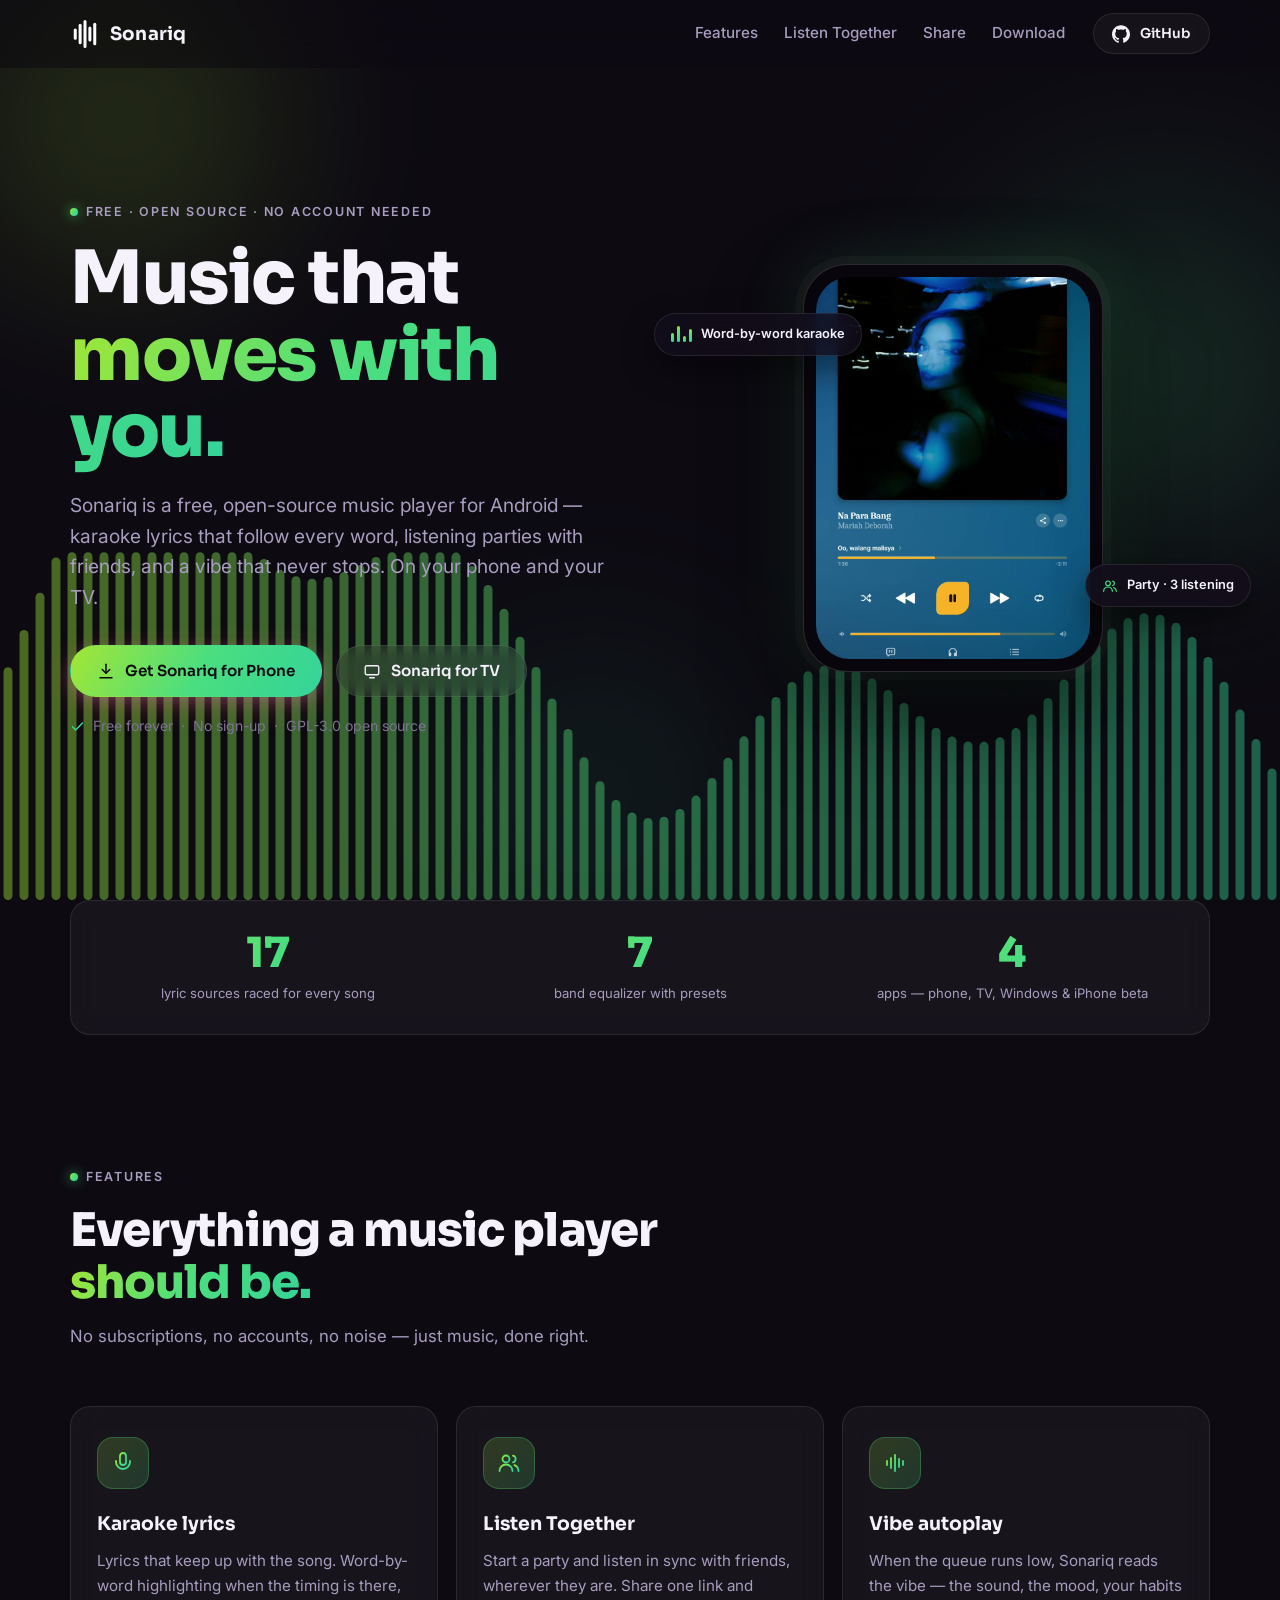
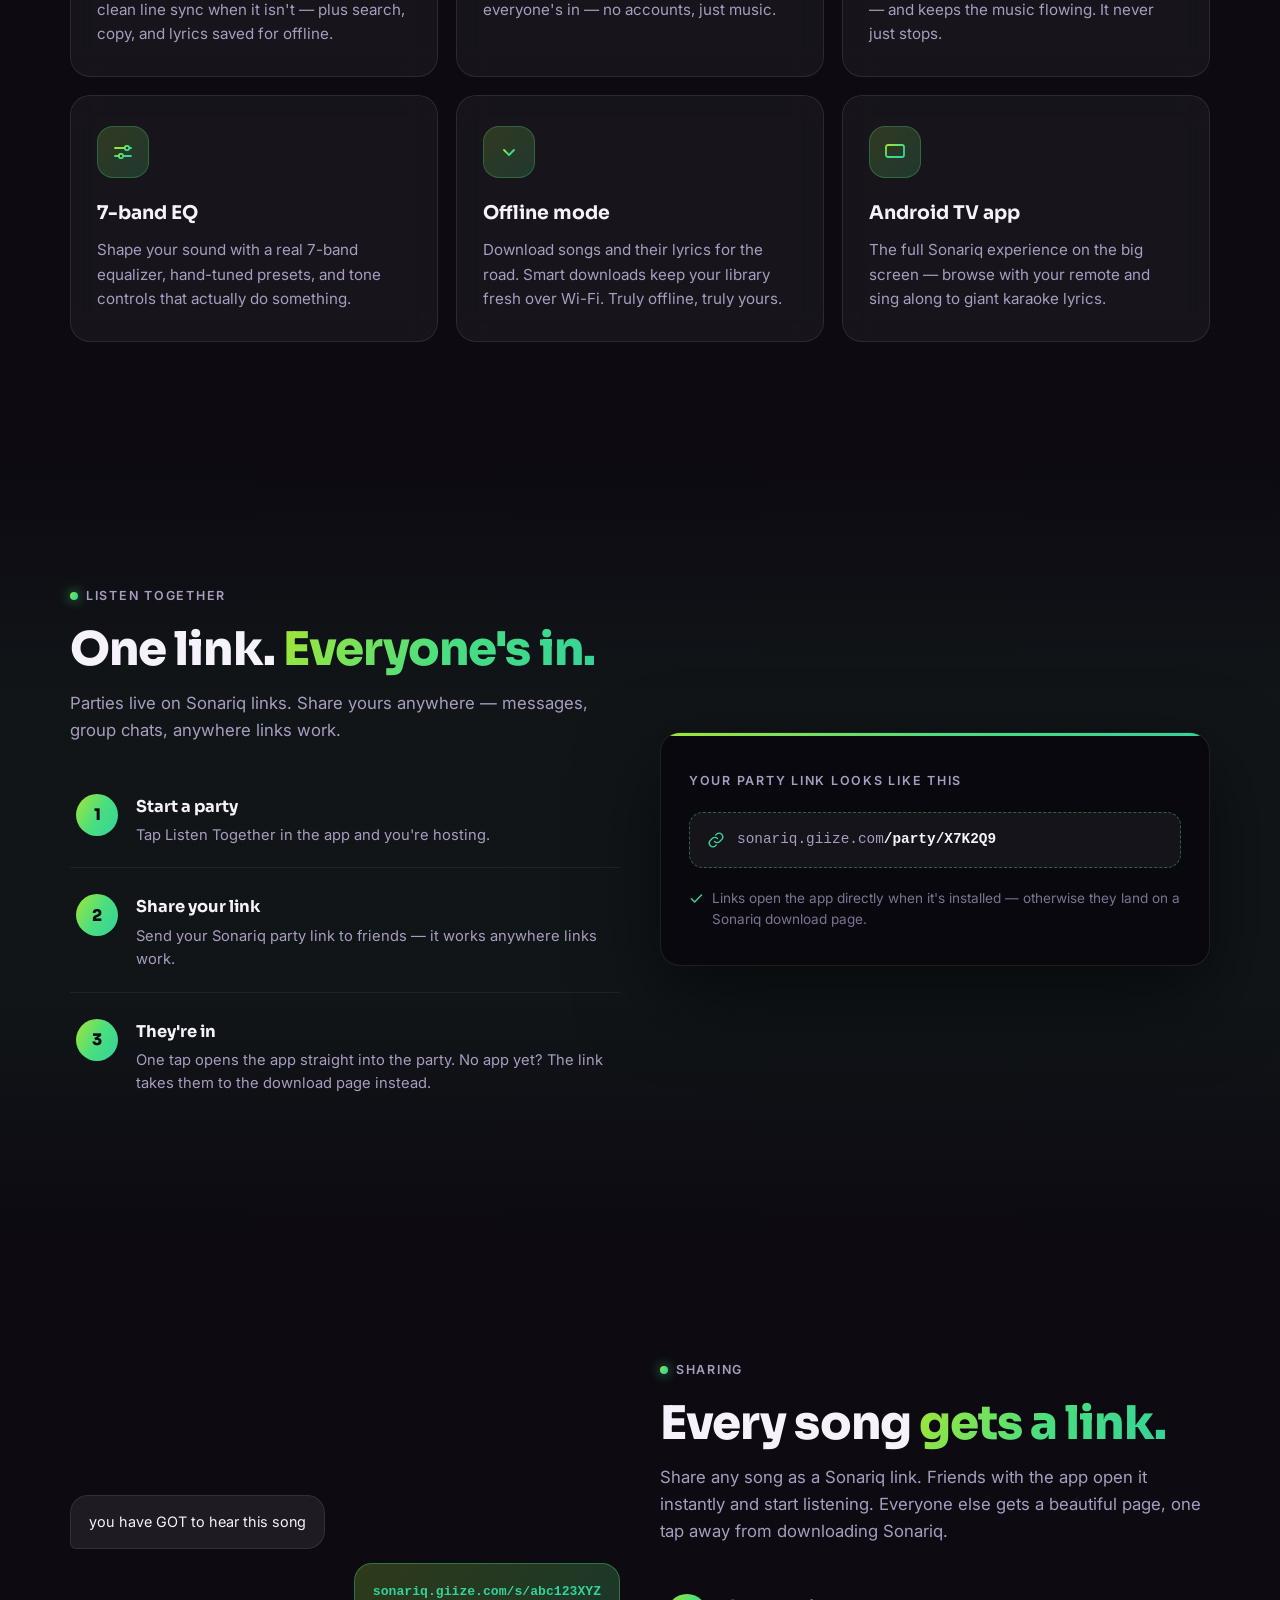
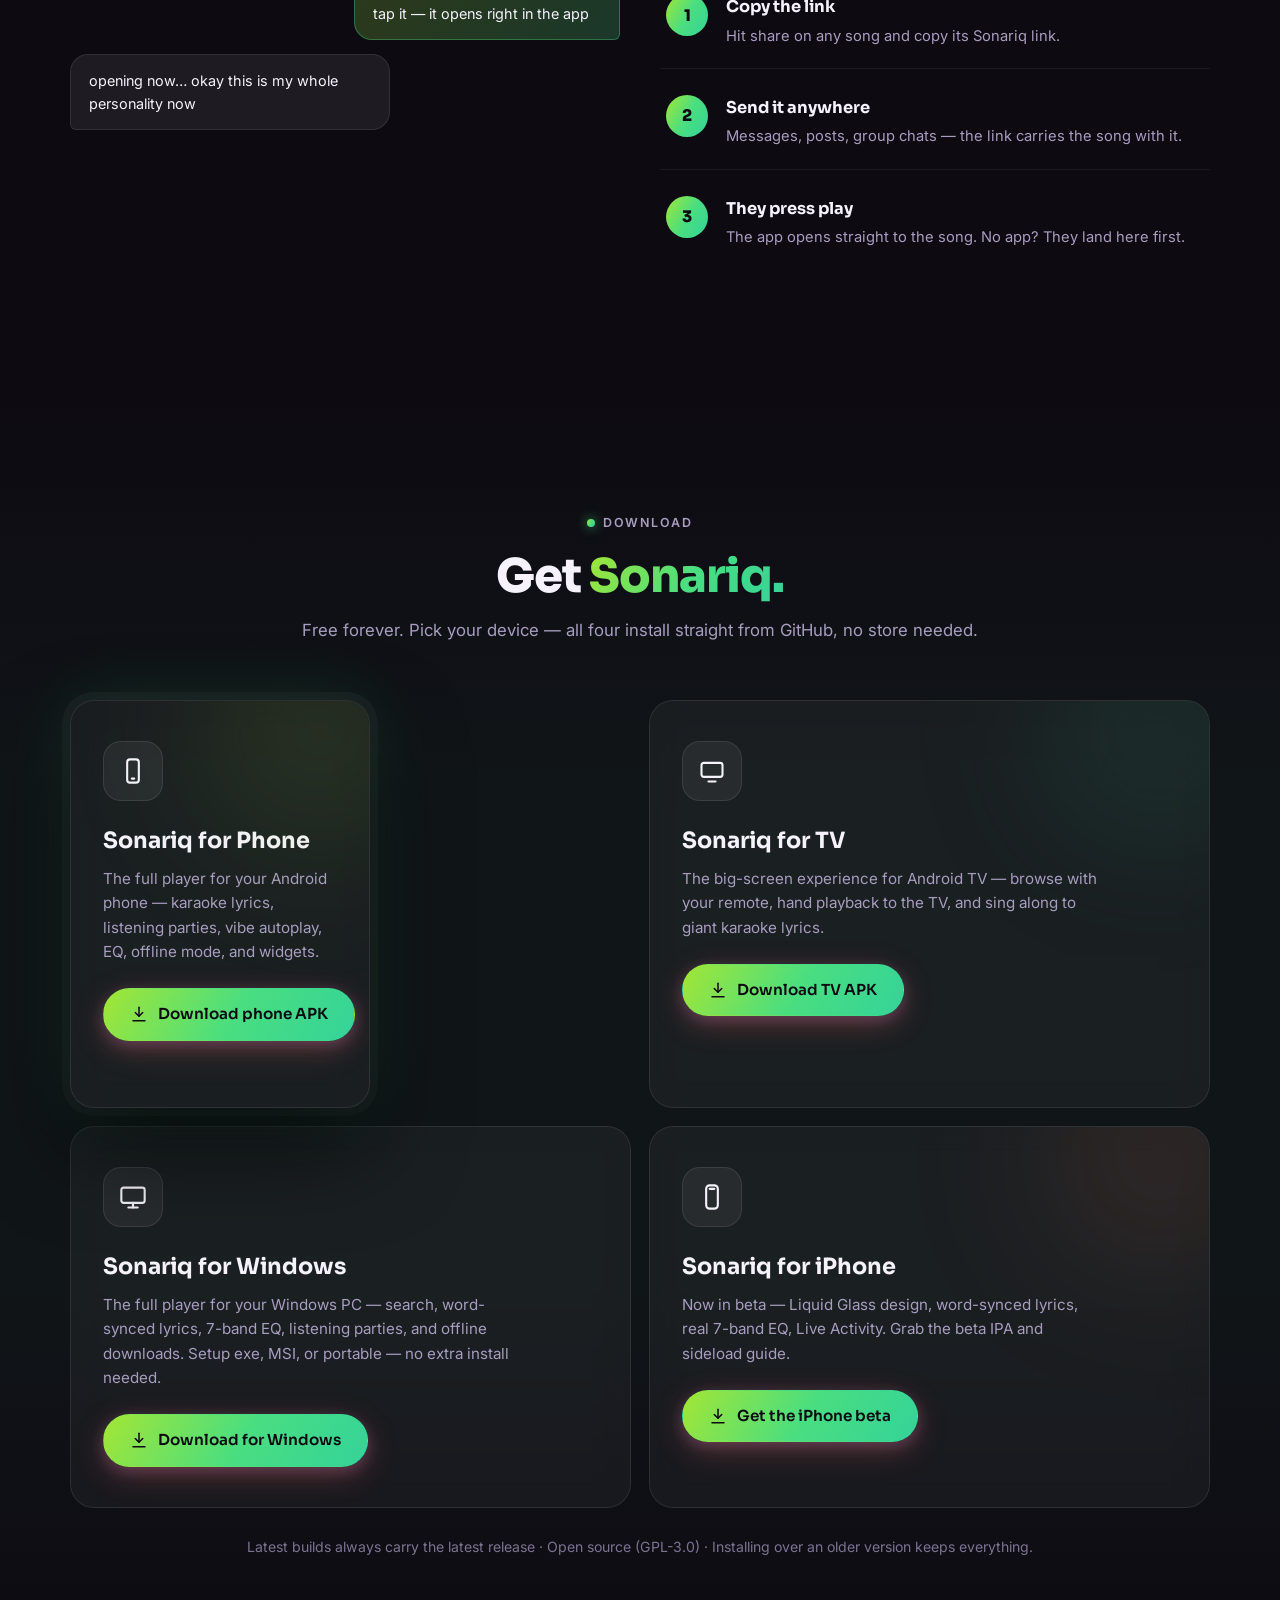
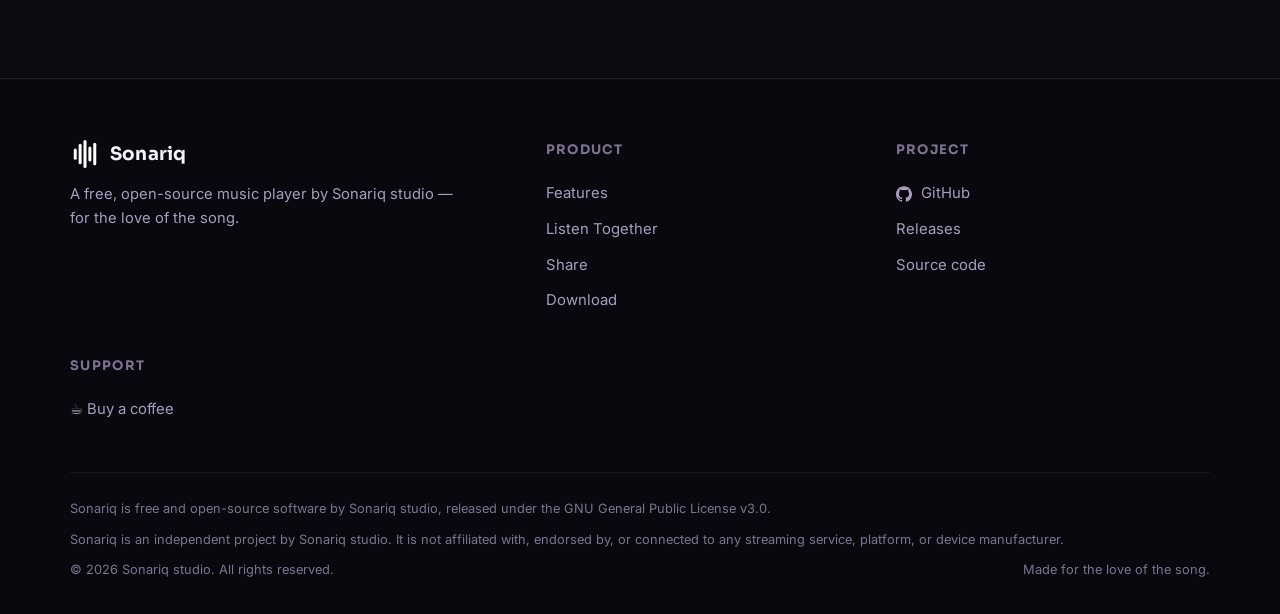
<file: index.html>
<!DOCTYPE html>
<html lang="en">
<head>
<meta charset="UTF-8">
<meta name="viewport" content="width=device-width, initial-scale=1.0">
<title>Sonariq — Music that moves with you</title>
<meta name="description" content="Sonariq is a free, open-source music player for Android phone and TV — karaoke lyrics, listening parties, vibe autoplay, and a 7-band EQ.">
<meta name="theme-color" content="#0d0a12">
<link rel="preconnect" href="https://fonts.googleapis.com">
<link rel="preconnect" href="https://fonts.gstatic.com" crossorigin>
<link href="https://fonts.googleapis.com/css2?family=Inter:wght@400;500;600;700&family=Sora:wght@600;700;800&display=swap" rel="stylesheet">
<link rel="stylesheet" href="/styles.css">
<link rel="icon" href="data:image/svg+xml,%3Csvg xmlns='http://www.w3.org/2000/svg' viewBox='0 0 32 32'%3E%3Crect x='4' y='10' width='3.2' height='12' rx='1.6' fill='%23a3e635'/%3E%3Crect x='9.2' y='5' width='3.2' height='22' rx='1.6' fill='%234ade80'/%3E%3Crect x='14.4' y='1' width='3.2' height='30' rx='1.6' fill='%23ffffff'/%3E%3Crect x='19.6' y='8' width='3.2' height='16' rx='1.6' fill='%2334d399'/%3E%3Crect x='24.8' y='4' width='3.2' height='24' rx='1.6' fill='%234ade80'/%3E%3C/svg%3E">
</head>
<body>

<!-- shared gradient defs for stroked icons -->
<svg width="0" height="0" style="position:absolute" aria-hidden="true">
  <defs>
    <linearGradient id="iconGrad" x1="0" y1="0" x2="1" y2="1">
      <stop offset="0" stop-color="#a3e635"/><stop offset="0.5" stop-color="#4ade80"/><stop offset="1" stop-color="#34d399"/>
    </linearGradient>
  </defs>
</svg>

<header class="nav">
  <div class="nav-inner">
    <a class="brand" href="#top" aria-label="Sonariq home">
      <svg class="wave" viewBox="0 0 32 32" fill="#fff" aria-hidden="true">
        <rect x="4" y="10" width="3.2" height="12" rx="1.6"/><rect x="9.2" y="5" width="3.2" height="22" rx="1.6"/><rect x="14.4" y="1" width="3.2" height="30" rx="1.6"/><rect x="19.6" y="8" width="3.2" height="16" rx="1.6"/><rect x="24.8" y="4" width="3.2" height="24" rx="1.6"/>
      </svg>
      Sonariq
    </a>
    <nav class="nav-links" aria-label="Primary">
      <a href="#features">Features</a>
      <a href="#together">Listen Together</a>
      <a href="#share">Share</a>
      <a href="#download">Download</a>
    </nav>
    <a class="btn btn-ghost btn-sm nav-cta" href="https://github.com/sonariq-source/Sonariq" target="_blank" rel="noopener">
      <svg viewBox="0 0 24 24" fill="currentColor" aria-hidden="true"><path d="M12 .297c-6.63 0-12 5.373-12 12 0 5.303 3.438 9.8 8.205 11.385.6.113.82-.258.82-.577 0-.285-.01-1.04-.015-2.04-3.338.724-4.042-1.61-4.042-1.61C4.422 18.07 3.633 17.7 3.633 17.7c-1.087-.744.084-.729.084-.729 1.205.084 1.838 1.236 1.838 1.236 1.07 1.835 2.809 1.305 3.495.998.108-.776.417-1.305.76-1.605-2.665-.3-5.466-1.332-5.466-5.93 0-1.31.465-2.38 1.235-3.22-.135-.303-.54-1.523.105-3.176 0 0 1.005-.322 3.3 1.23.96-.267 1.98-.399 3-.405 1.02.006 2.04.138 3 .405 2.28-1.552 3.285-1.23 3.285-1.23.645 1.653.24 2.873.12 3.176.765.84 1.23 1.91 1.23 3.22 0 4.61-2.805 5.625-5.475 5.92.42.36.81 1.096.81 2.22 0 1.606-.015 2.896-.015 3.286 0 .315.21.69.825.57C20.565 22.092 24 17.592 24 12.297c0-6.627-5.373-12-12-12"/></svg>
      GitHub
    </a>
    <button class="burger" aria-label="Open menu">
      <svg viewBox="0 0 24 24" fill="none" stroke-width="2" stroke-linecap="round"><path d="M4 7h16M4 12h16M4 17h16"/></svg>
    </button>
  </div>
</header>
<div class="mobile-menu">
  <a href="#features">Features</a>
  <a href="#together">Listen Together</a>
  <a href="#share">Share</a>
  <a href="#download">Download</a>
  <a href="https://github.com/sonariq-source/Sonariq" target="_blank" rel="noopener">GitHub</a>
</div>

<main id="top">
  <!-- ============ HERO ============ -->
  <section class="hero">
    <div class="blob blob-1"></div><div class="blob blob-2"></div><div class="blob blob-3"></div>
    <canvas id="wave" aria-hidden="true"></canvas>
    <div class="wrap hero-grid">
      <div>
        <span class="eyebrow reveal"><span class="dot"></span>Free · Open source · No account needed</span>
        <h1 class="reveal" style="--d:.08s">Music that<br><span class="grad-text">moves with you.</span></h1>
        <p class="lead reveal" style="--d:.16s">Sonariq is a free, open-source music player for Android — karaoke lyrics that follow every word, listening parties with friends, and a vibe that never stops. On your phone and your TV.</p>
        <div class="hero-ctas reveal" style="--d:.24s">
          <a class="btn btn-primary" href="https://github.com/sonariq-source/Sonariq/releases/latest" target="_blank" rel="noopener">
            <svg viewBox="0 0 24 24" fill="none" stroke="currentColor" stroke-width="2" stroke-linecap="round" stroke-linejoin="round"><path d="M12 3v12"/><path d="M7 10l5 5 5-5"/><path d="M4 21h16"/></svg>
            Get Sonariq for Phone
          </a>
          <a class="btn btn-ghost" href="https://github.com/sonariq-source/Sonariq/releases/latest" target="_blank" rel="noopener">
            <svg viewBox="0 0 24 24" fill="none" stroke="currentColor" stroke-width="1.8" stroke-linecap="round" stroke-linejoin="round"><rect x="3" y="5" width="18" height="12" rx="2"/><path d="M9 21h6"/></svg>
            Sonariq for TV
          </a>
        </div>
        <p class="hero-note reveal" style="--d:.32s">
          <svg viewBox="0 0 24 24" fill="none" stroke-width="2.4" stroke-linecap="round" stroke-linejoin="round"><path d="M4 12.5l5 5L20 6.5"/></svg>
          Free forever&nbsp;&nbsp;·&nbsp;&nbsp;No sign-up&nbsp;&nbsp;·&nbsp;&nbsp;GPL-3.0 open source
        </p>
      </div>
      <div class="phone-stage reveal" style="--d:.2s">
        <div class="chip chip-1"><span class="eq"><i></i><i></i><i></i><i></i></span>Word-by-word karaoke</div>
        <div class="phone" role="img" aria-label="Sonariq Now Playing on a real phone">
          <div class="phone-screen phone-screen--real">
            <img src="assets/app-now-playing.jpg" alt="Sonariq Now Playing screen" loading="eager">
          </div>
        </div>
        <div class="chip chip-2">
          <svg viewBox="0 0 24 24" fill="none" stroke="#4ade80" stroke-width="1.8" stroke-linecap="round"><circle cx="9" cy="8" r="3.5"/><path d="M2.5 20a6.5 6.5 0 0 1 13 0"/><path d="M16 4.6a3.5 3.5 0 0 1 0 6.8"/><path d="M17.5 14.2a6.5 6.5 0 0 1 4 5.8"/></svg>
          Party · 3 listening
        </div>
      </div>
    </div>
  </section>

  <!-- ============ STATS ============ -->
  <div class="stats">
    <div class="wrap">
      <div class="stats-row reveal">
        <div class="stat"><b data-count="17">0</b><span>lyric sources raced for every song</span></div>
        <div class="stat"><b data-count="7">0</b><span>band equalizer with presets</span></div>
        <div class="stat"><b data-count="4">0</b><span>apps — phone, TV, Windows &amp; iPhone beta</span></div>
      </div>
    </div>
  </div>

  <!-- ============ FEATURES ============ -->
  <section id="features">
    <div class="wrap">
      <div class="sec-head reveal">
        <span class="eyebrow"><span class="dot"></span>Features</span>
        <h2>Everything a music player <span class="grad-text">should be.</span></h2>
        <p>No subscriptions, no accounts, no noise — just music, done right.</p>
      </div>
      <div class="feat-grid">
        <article class="feat tilt reveal" style="--d:0s">
          <div class="feat-icon"><svg viewBox="0 0 24 24" fill="none" stroke-width="1.8" stroke-linecap="round" stroke-linejoin="round"><rect x="9" y="2" width="6" height="12" rx="3"/><path d="M5 10v1a7 7 0 0 0 14 0v-1"/><path d="M12 18v4"/></svg></div>
          <h3>Karaoke lyrics</h3>
          <p>Lyrics that keep up with the song. Word-by-word highlighting when the timing is there, clean line sync when it isn't — plus search, copy, and lyrics saved for offline.</p>
        </article>
        <article class="feat tilt reveal" style="--d:.08s">
          <div class="feat-icon"><svg viewBox="0 0 24 24" fill="none" stroke-width="1.8" stroke-linecap="round" stroke-linejoin="round"><circle cx="9" cy="8" r="3.5"/><path d="M2.5 20a6.5 6.5 0 0 1 13 0"/><path d="M16 4.6a3.5 3.5 0 0 1 0 6.8"/><path d="M17.5 14.2a6.5 6.5 0 0 1 4 5.8"/></svg></div>
          <h3>Listen Together</h3>
          <p>Start a party and listen in sync with friends, wherever they are. Share one link and everyone's in — no accounts, just music.</p>
        </article>
        <article class="feat tilt reveal" style="--d:.16s">
          <div class="feat-icon"><svg viewBox="0 0 24 24" fill="none" stroke-width="1.8" stroke-linecap="round"><path d="M4 10v4M8 7v10M12 4v16M16 8v8M20 10v4"/></svg></div>
          <h3>Vibe autoplay</h3>
          <p>When the queue runs low, Sonariq reads the vibe — the sound, the mood, your habits — and keeps the music flowing. It never just stops.</p>
        </article>
        <article class="feat tilt reveal" style="--d:0s">
          <div class="feat-icon"><svg viewBox="0 0 24 24" fill="none" stroke-width="1.8" stroke-linecap="round"><path d="M4 8h10M18 8h2M4 16h4M12 16h8"/><circle cx="16" cy="8" r="2.2"/><circle cx="10" cy="16" r="2.2"/></svg></div>
          <h3>7-band EQ</h3>
          <p>Shape your sound with a real 7-band equalizer, hand-tuned presets, and tone controls that actually do something.</p>
        </article>
        <article class="feat tilt reveal" style="--d:.08s">
          <div class="feat-icon"><svg viewBox="0 0 24 24" fill="none" stroke-width="1.8" stroke-linecap="round" stroke-linejoin="round"><path d="M12 3v12"/><path d="M7 10l5 5 5-5"/><path d="M4 21h16"/></svg></div>
          <h3>Offline mode</h3>
          <p>Download songs and their lyrics for the road. Smart downloads keep your library fresh over Wi-Fi. Truly offline, truly yours.</p>
        </article>
        <article class="feat tilt reveal" style="--d:.16s">
          <div class="feat-icon"><svg viewBox="0 0 24 24" fill="none" stroke-width="1.8" stroke-linecap="round" stroke-linejoin="round"><rect x="3" y="5" width="18" height="12" rx="2"/><path d="M9 21h6"/></svg></div>
          <h3>Android TV app</h3>
          <p>The full Sonariq experience on the big screen — browse with your remote and sing along to giant karaoke lyrics.</p>
        </article>
      </div>
    </div>
  </section>

  <!-- ============ LISTEN TOGETHER ============ -->
  <section id="together" class="spot">
    <div class="wrap spot-grid">
      <div>
        <div class="sec-head reveal" style="margin-bottom:0">
          <span class="eyebrow"><span class="dot"></span>Listen Together</span>
          <h2>One link. <span class="grad-text">Everyone's in.</span></h2>
          <p>Parties live on Sonariq links. Share yours anywhere — messages, group chats, anywhere links work.</p>
        </div>
        <div class="steps">
          <div class="step reveal" style="--d:.05s"><div class="step-n">1</div><div><h4>Start a party</h4><p>Tap Listen Together in the app and you're hosting.</p></div></div>
          <div class="step reveal" style="--d:.12s"><div class="step-n">2</div><div><h4>Share your link</h4><p>Send your Sonariq party link to friends — it works anywhere links work.</p></div></div>
          <div class="step reveal" style="--d:.19s"><div class="step-n">3</div><div><h4>They're in</h4><p>One tap opens the app straight into the party. No app yet? The link takes them to the download page instead.</p></div></div>
        </div>
      </div>
      <div class="reveal" style="--d:.15s">
        <div class="link-card">
          <span class="eyebrow" style="margin-bottom:0">Your party link looks like this</span>
          <div class="link-row">
            <svg viewBox="0 0 24 24" fill="none" stroke-width="1.8" stroke-linecap="round" stroke-linejoin="round"><path d="M10 14a5 5 0 0 0 7 0l3-3a5 5 0 0 0-7-7l-1.5 1.5"/><path d="M14 10a5 5 0 0 0-7 0l-3 3a5 5 0 0 0 7 7l1.5-1.5"/></svg>
            <span><span class="ld" data-domain>sonariq.link</span><span class="lp">/party/X7K2Q9</span></span>
          </div>
          <p class="link-hint">
            <svg viewBox="0 0 24 24" fill="none" stroke-width="2.4" stroke-linecap="round" stroke-linejoin="round"><path d="M4 12.5l5 5L20 6.5"/></svg>
            Links open the app directly when it's installed — otherwise they land on a Sonariq download page.
          </p>
        </div>
      </div>
    </div>
  </section>

  <!-- ============ SHARE ============ -->
  <section id="share">
    <div class="wrap share-grid">
      <div class="share-visual reveal">
        <div class="msg them">you have GOT to hear this song</div>
        <div class="msg me"><span class="songlink"><span data-domain>sonariq.link</span>/s/abc123XYZ</span><br>tap it — it opens right in the app</div>
        <div class="msg them">opening now… okay this is my whole personality now</div>
      </div>
      <div>
        <div class="sec-head reveal" style="margin-bottom:0">
          <span class="eyebrow"><span class="dot"></span>Sharing</span>
          <h2>Every song <span class="grad-text">gets a link.</span></h2>
          <p>Share any song as a Sonariq link. Friends with the app open it instantly and start listening. Everyone else gets a beautiful page, one tap away from downloading Sonariq.</p>
        </div>
        <div class="steps">
          <div class="step reveal" style="--d:.05s"><div class="step-n">1</div><div><h4>Copy the link</h4><p>Hit share on any song and copy its Sonariq link.</p></div></div>
          <div class="step reveal" style="--d:.12s"><div class="step-n">2</div><div><h4>Send it anywhere</h4><p>Messages, posts, group chats — the link carries the song with it.</p></div></div>
          <div class="step reveal" style="--d:.19s"><div class="step-n">3</div><div><h4>They press play</h4><p>The app opens straight to the song. No app? They land here first.</p></div></div>
        </div>
      </div>
    </div>
  </section>

  <!-- ============ DOWNLOAD ============ -->
  <section id="download" class="spot">
    <div class="wrap">
      <div class="sec-head center reveal">
        <span class="eyebrow"><span class="dot"></span>Download</span>
        <h2>Get <span class="grad-text">Sonariq.</span></h2>
        <p>Free forever. Pick your device — all four install straight from GitHub, no store needed.</p>
      </div>
      <div class="dl-grid">
        <div class="dl-card phone reveal tilt">
          <div class="dl-icon"><svg viewBox="0 0 24 24" fill="none" stroke-width="1.8" stroke-linecap="round"><rect x="7" y="2" width="10" height="20" rx="2.5"/><path d="M11 18.5h2"/></svg></div>
          <h3>Sonariq for Phone</h3>
          <p>The full player for your Android phone — karaoke lyrics, listening parties, vibe autoplay, EQ, offline mode, and widgets.</p>
          <a class="btn btn-primary" href="https://github.com/sonariq-source/Sonariq/releases/latest" target="_blank" rel="noopener">
            <svg viewBox="0 0 24 24" fill="none" stroke="currentColor" stroke-width="2" stroke-linecap="round" stroke-linejoin="round"><path d="M12 3v12"/><path d="M7 10l5 5 5-5"/><path d="M4 21h16"/></svg>
            Download phone APK
          </a>
        </div>
        <div class="dl-card tv reveal tilt" style="--d:.1s">
          <div class="dl-icon"><svg viewBox="0 0 24 24" fill="none" stroke-width="1.8" stroke-linecap="round" stroke-linejoin="round"><rect x="3" y="5" width="18" height="12" rx="2"/><path d="M9 21h6"/></svg></div>
          <h3>Sonariq for TV</h3>
          <p>The big-screen experience for Android TV — browse with your remote, hand playback to the TV, and sing along to giant karaoke lyrics.</p>
          <a class="btn btn-primary" href="https://github.com/sonariq-source/Sonariq/releases/latest" target="_blank" rel="noopener">
            <svg viewBox="0 0 24 24" fill="none" stroke="currentColor" stroke-width="2" stroke-linecap="round" stroke-linejoin="round"><path d="M12 3v12"/><path d="M7 10l5 5 5-5"/><path d="M4 21h16"/></svg>
            Download TV APK
          </a>
        </div>
        <div class="dl-card windows reveal tilt" style="--d:.15s">
          <div class="dl-icon"><svg viewBox="0 0 24 24" fill="none" stroke-width="1.8" stroke-linecap="round" stroke-linejoin="round"><rect x="2" y="4" width="20" height="13" rx="2"/><path d="M8 21h8"/><path d="M12 17v4"/></svg></div>
          <h3>Sonariq for Windows</h3>
          <p>The full player for your Windows PC — search, word-synced lyrics, 7-band EQ, listening parties, and offline downloads. Setup exe, MSI, or portable — no extra install needed.</p>
          <a class="btn btn-primary" href="https://github.com/sonariq-source/Sonariq/releases/latest" target="_blank" rel="noopener">
            <svg viewBox="0 0 24 24" fill="none" stroke="currentColor" stroke-width="2" stroke-linecap="round" stroke-linejoin="round"><path d="M12 3v12"/><path d="M7 10l5 5 5-5"/><path d="M4 21h16"/></svg>
            Download for Windows
          </a>
        </div>
        <div class="dl-card iphone reveal tilt" style="--d:.2s;">
          <div class="dl-icon"><svg viewBox="0 0 24 24" fill="none" stroke-width="1.8" stroke-linecap="round"><rect x="7" y="2" width="10" height="20" rx="3"/><path d="M10 5h4"/></svg></div>
          <h3>Sonariq for iPhone</h3>
          <p>Now in beta — Liquid Glass design, word-synced lyrics, real 7-band EQ, Live Activity. Grab the beta IPA and sideload guide.</p>
          <a class="btn btn-primary" href="https://github.com/sonariq-source/Sonariq-iOS/releases/latest" target="_blank" rel="noopener">
            <svg viewBox="0 0 24 24" fill="none" stroke="currentColor" stroke-width="2" stroke-linecap="round" stroke-linejoin="round"><path d="M12 3v12"/><path d="M7 10l5 5 5-5"/><path d="M4 21h16"/></svg>
            Get the iPhone beta
          </a>
        </div>
      </div>
      <p class="dl-note reveal">Latest builds always carry the latest release · Open source (GPL-3.0) · Installing over an older version keeps everything.</p>
    </div>
  </section>
</main>

<footer>
  <div class="wrap">
    <div class="foot-grid">
      <div class="foot-brand">
        <a class="brand" href="#top">
          <svg class="wave" viewBox="0 0 32 32" fill="#fff" aria-hidden="true">
            <rect x="4" y="10" width="3.2" height="12" rx="1.6"/><rect x="9.2" y="5" width="3.2" height="22" rx="1.6"/><rect x="14.4" y="1" width="3.2" height="30" rx="1.6"/><rect x="19.6" y="8" width="3.2" height="16" rx="1.6"/><rect x="24.8" y="4" width="3.2" height="24" rx="1.6"/>
          </svg>
          Sonariq
        </a>
        <p>A free, open-source music player by Sonariq studio — for the love of the song.</p>
      </div>
      <div class="foot-links">
        <h5>Product</h5>
        <a href="#features">Features</a>
        <a href="#together">Listen Together</a>
        <a href="#share">Share</a>
        <a href="#download">Download</a>
      </div>
      <div class="foot-links">
        <h5>Project</h5>
        <a href="https://github.com/sonariq-source/Sonariq" target="_blank" rel="noopener">
          <svg viewBox="0 0 24 24" fill="currentColor"><path d="M12 .297c-6.63 0-12 5.373-12 12 0 5.303 3.438 9.8 8.205 11.385.6.113.82-.258.82-.577 0-.285-.01-1.04-.015-2.04-3.338.724-4.042-1.61-4.042-1.61C4.422 18.07 3.633 17.7 3.633 17.7c-1.087-.744.084-.729.084-.729 1.205.084 1.838 1.236 1.838 1.236 1.07 1.835 2.809 1.305 3.495.998.108-.776.417-1.305.76-1.605-2.665-.3-5.466-1.332-5.466-5.93 0-1.31.465-2.38 1.235-3.22-.135-.303-.54-1.523.105-3.176 0 0 1.005-.322 3.3 1.23.96-.267 1.98-.399 3-.405 1.02.006 2.04.138 3 .405 2.28-1.552 3.285-1.23 3.285-1.23.645 1.653.24 2.873.12 3.176.765.84 1.23 1.91 1.23 3.22 0 4.61-2.805 5.625-5.475 5.92.42.36.81 1.096.81 2.22 0 1.606-.015 2.896-.015 3.286 0 .315.21.69.825.57C20.565 22.092 24 17.592 24 12.297c0-6.627-5.373-12-12-12"/></svg>
          GitHub
        </a>
        <a href="https://github.com/sonariq-source/Sonariq/releases/latest" target="_blank" rel="noopener">Releases</a>
        <a href="https://github.com/sonariq-source/Sonariq" target="_blank" rel="noopener">Source code</a>
      </div>
      <div class="foot-links">
        <h5>Support</h5>
        <a href="https://ko-fi.com/sonariqstudio" target="_blank" rel="noopener">☕ Buy a coffee</a>
      </div>
    </div>
    <div class="legal">
      <p>Sonariq is free and open-source software by Sonariq studio, released under the GNU General Public License v3.0.</p>
      <p>Sonariq is an independent project by Sonariq studio. It is not affiliated with, endorsed by, or connected to any streaming service, platform, or device manufacturer.</p>
      <div class="copy"><span>© 2026 Sonariq studio. All rights reserved.</span><span>Made for the love of the song.</span></div>
    </div>
  </div>
</footer>

<script src="/site.js"></script>
</body>
</html>
</file>
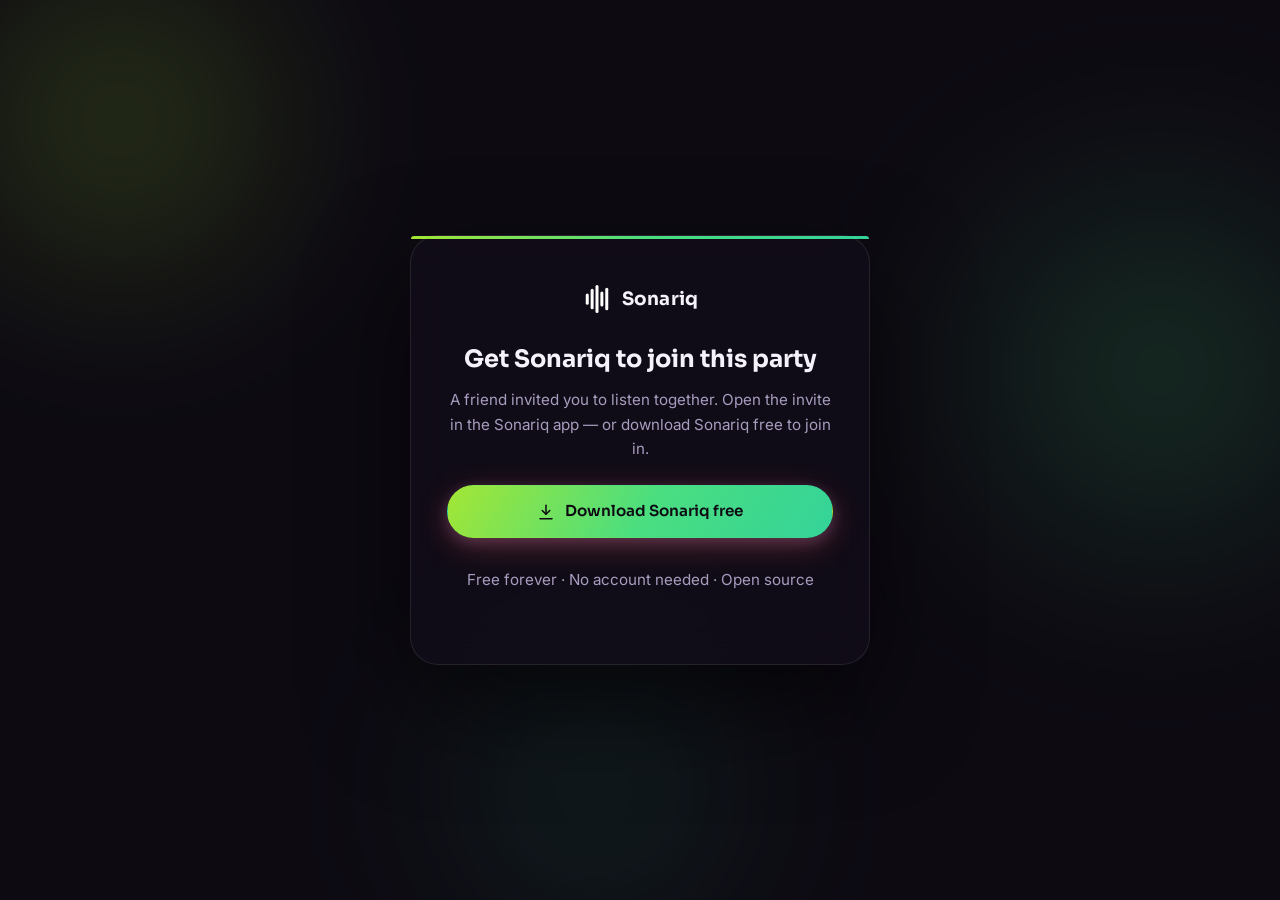
<file: party.html>
<!DOCTYPE html>
<html lang="en">
<head>
<meta charset="UTF-8">
<meta name="viewport" content="width=device-width, initial-scale=1.0">
<title>Join the party on Sonariq</title>
<meta name="description" content="Join a Listen Together party in the Sonariq app.">
<meta name="theme-color" content="#0d0a12">
<link rel="preconnect" href="https://fonts.googleapis.com">
<link rel="preconnect" href="https://fonts.gstatic.com" crossorigin>
<link href="https://fonts.googleapis.com/css2?family=Inter:wght@400;500;600;700&family=Sora:wght@600;700;800&display=swap" rel="stylesheet">
<link rel="stylesheet" href="/styles.css">
<link rel="icon" href="data:image/svg+xml,%3Csvg xmlns='http://www.w3.org/2000/svg' viewBox='0 0 32 32'%3E%3Crect x='4' y='10' width='3.2' height='12' rx='1.6' fill='%23a3e635'/%3E%3Crect x='9.2' y='5' width='3.2' height='22' rx='1.6' fill='%234ade80'/%3E%3Crect x='14.4' y='1' width='3.2' height='30' rx='1.6' fill='%23ffffff'/%3E%3Crect x='19.6' y='8' width='3.2' height='16' rx='1.6' fill='%2334d399'/%3E%3Crect x='24.8' y='4' width='3.2' height='24' rx='1.6' fill='%234ade80'/%3E%3C/svg%3E">
</head>
<body>
<div class="center-page">
  <div class="blob blob-1"></div><div class="blob blob-2"></div><div class="blob blob-3"></div>
  <div class="center-card">
    <a class="brand" href="/" aria-label="Sonariq home">
      <svg class="wave" viewBox="0 0 32 32" fill="#fff" aria-hidden="true">
        <rect x="4" y="10" width="3.2" height="12" rx="1.6"/><rect x="9.2" y="5" width="3.2" height="22" rx="1.6"/><rect x="14.4" y="1" width="3.2" height="30" rx="1.6"/><rect x="19.6" y="8" width="3.2" height="16" rx="1.6"/><rect x="24.8" y="4" width="3.2" height="24" rx="1.6"/>
      </svg>
      Sonariq
    </a>
    <div id="opening">
      <div class="loader-eq" aria-hidden="true"><i></i><i></i><i></i><i></i><i></i><i></i><i></i></div>
      <h1>Joining the party…</h1>
      <p>Taking you straight into Listen Together.</p>
    </div>
    <div id="fallback" class="fallback">
      <h1>Get Sonariq to join this party</h1>
      <p>A friend invited you to listen together. Open the invite in the Sonariq app — or download Sonariq free to join in.</p>
      <button id="retry" class="btn btn-ghost">Try opening the app again</button>
      <a class="btn btn-primary" href="https://github.com/sonariq-source/Sonariq/releases/latest" target="_blank" rel="noopener">
        <svg viewBox="0 0 24 24" fill="none" stroke="currentColor" stroke-width="2" stroke-linecap="round" stroke-linejoin="round"><path d="M12 3v12"/><path d="M7 10l5 5 5-5"/><path d="M4 21h16"/></svg>
        Download Sonariq free
      </a>
      <p class="tiny">Free forever · No account needed · Open source</p>
    </div>
  </div>
</div>
<script>
(function () {
  "use strict";
  /* The party code comes from the /party/:code rewrite; also accept ?c= as a fallback. */
  var parts = window.location.pathname.split("/").filter(Boolean);
  var code = (parts[0] === "party" && parts[1]) ? parts[1] : null;
  if (!code || /\.html?$/i.test(code)) {
    code = new URLSearchParams(window.location.search).get("c");
  }
  var opening = document.getElementById("opening");
  var fallback = document.getElementById("fallback");

  function openApp() {
    if (!code) return false;
    /* Custom-scheme intent: the Sonariq app claims the "sonariq" scheme. */
    window.location.href =
      "intent://party/" + encodeURIComponent(code) +
      "#Intent;scheme=sonariq;package=com.sonariq.app;end";
    return true;
  }

  if (openApp()) {
    /* If we're still here after a beat, the app isn't installed — show the fallback. */
    setTimeout(function () {
      opening.style.display = "none";
      fallback.classList.add("show");
    }, 2600);
    document.getElementById("retry").addEventListener("click", openApp);
  } else {
    opening.style.display = "none";
    fallback.classList.add("show");
    document.getElementById("retry").style.display = "none";
  }
})();
</script>
</body>
</html>
</file>
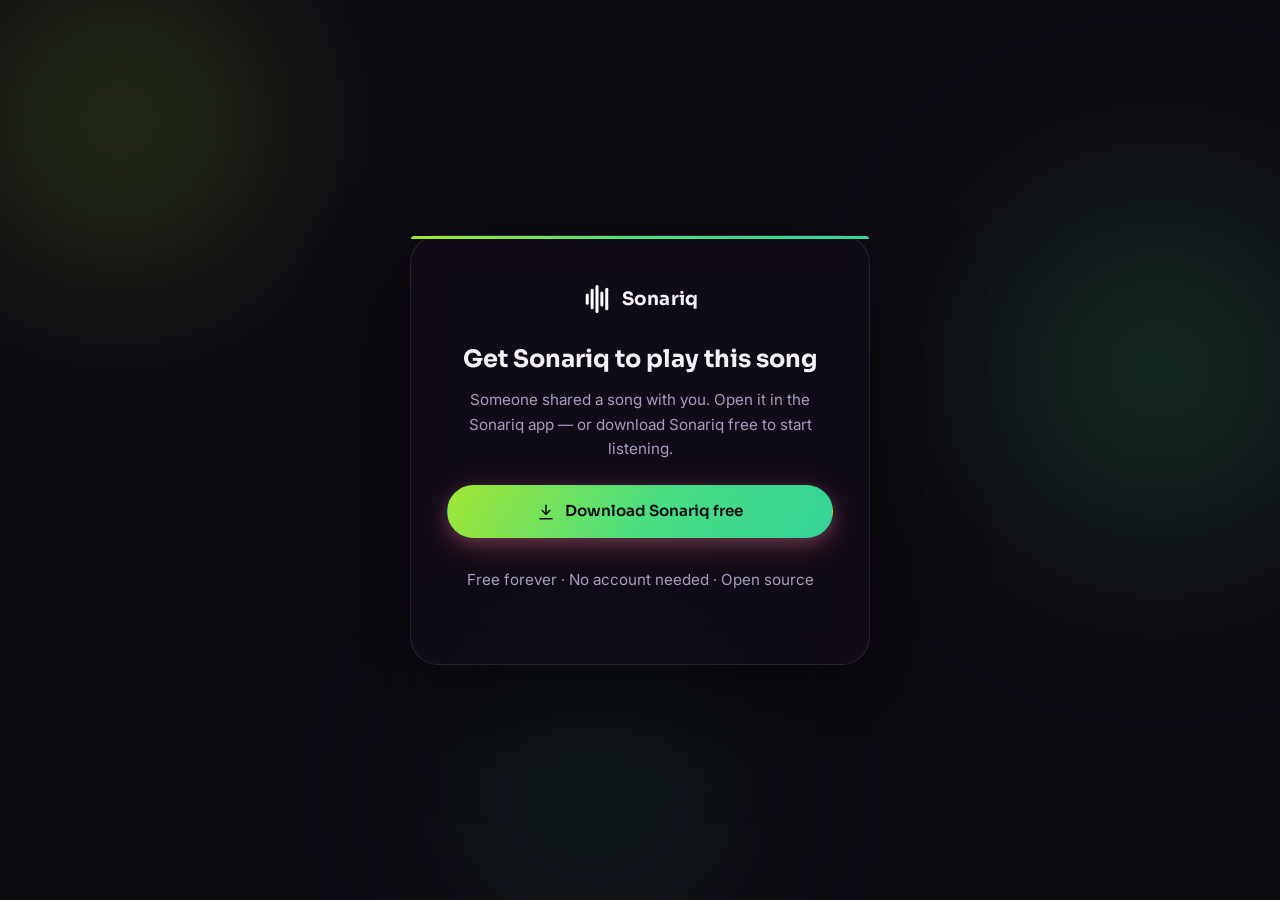
<file: s.html>
<!DOCTYPE html>
<html lang="en">
<head>
<meta charset="UTF-8">
<meta name="viewport" content="width=device-width, initial-scale=1.0">
<title>Open in Sonariq</title>
<meta name="description" content="Open this song in the Sonariq app.">
<meta name="theme-color" content="#0d0a12">
<link rel="preconnect" href="https://fonts.googleapis.com">
<link rel="preconnect" href="https://fonts.gstatic.com" crossorigin>
<link href="https://fonts.googleapis.com/css2?family=Inter:wght@400;500;600;700&family=Sora:wght@600;700;800&display=swap" rel="stylesheet">
<link rel="stylesheet" href="/styles.css">
<link rel="icon" href="data:image/svg+xml,%3Csvg xmlns='http://www.w3.org/2000/svg' viewBox='0 0 32 32'%3E%3Crect x='4' y='10' width='3.2' height='12' rx='1.6' fill='%23a3e635'/%3E%3Crect x='9.2' y='5' width='3.2' height='22' rx='1.6' fill='%234ade80'/%3E%3Crect x='14.4' y='1' width='3.2' height='30' rx='1.6' fill='%23ffffff'/%3E%3Crect x='19.6' y='8' width='3.2' height='16' rx='1.6' fill='%2334d399'/%3E%3Crect x='24.8' y='4' width='3.2' height='24' rx='1.6' fill='%234ade80'/%3E%3C/svg%3E">
</head>
<body>
<div class="center-page">
  <div class="blob blob-1"></div><div class="blob blob-2"></div><div class="blob blob-3"></div>
  <div class="center-card">
    <a class="brand" href="/" aria-label="Sonariq home">
      <svg class="wave" viewBox="0 0 32 32" fill="#fff" aria-hidden="true">
        <rect x="4" y="10" width="3.2" height="12" rx="1.6"/><rect x="9.2" y="5" width="3.2" height="22" rx="1.6"/><rect x="14.4" y="1" width="3.2" height="30" rx="1.6"/><rect x="19.6" y="8" width="3.2" height="16" rx="1.6"/><rect x="24.8" y="4" width="3.2" height="24" rx="1.6"/>
      </svg>
      Sonariq
    </a>
    <div id="opening">
      <div class="loader-eq" aria-hidden="true"><i></i><i></i><i></i><i></i><i></i><i></i><i></i></div>
      <h1>Opening Sonariq…</h1>
      <p>Taking you straight to the song.</p>
    </div>
    <div id="fallback" class="fallback">
      <h1>Get Sonariq to play this song</h1>
      <p>Someone shared a song with you. Open it in the Sonariq app — or download Sonariq free to start listening.</p>
      <button id="retry" class="btn btn-ghost">Try opening the app again</button>
      <a class="btn btn-primary" href="https://github.com/sonariq-source/Sonariq/releases/latest" target="_blank" rel="noopener">
        <svg viewBox="0 0 24 24" fill="none" stroke="currentColor" stroke-width="2" stroke-linecap="round" stroke-linejoin="round"><path d="M12 3v12"/><path d="M7 10l5 5 5-5"/><path d="M4 21h16"/></svg>
        Download Sonariq free
      </a>
      <p class="tiny">Free forever · No account needed · Open source</p>
    </div>
  </div>
</div>
<script>
(function () {
  "use strict";
  /* The video id comes from the /s/:id rewrite; also accept ?v= as a fallback. */
  var parts = window.location.pathname.split("/").filter(Boolean);
  var id = (parts[0] === "s" && parts[1]) ? parts[1] : null;
  if (!id || /\.html?$/i.test(id)) {
    id = new URLSearchParams(window.location.search).get("v");
  }
  var opening = document.getElementById("opening");
  var fallback = document.getElementById("fallback");

  function openApp() {
    if (!id) return false;
    /* Custom-scheme intent: the Sonariq app claims the "sonariq" scheme. */
    window.location.href =
      "intent://s/" + encodeURIComponent(id) +
      "#Intent;scheme=sonariq;package=com.sonariq.app;end";
    return true;
  }

  if (openApp()) {
    /* If we're still here after a beat, the app isn't installed — show the fallback. */
    setTimeout(function () {
      opening.style.display = "none";
      fallback.classList.add("show");
    }, 2600);
    document.getElementById("retry").addEventListener("click", openApp);
  } else {
    opening.style.display = "none";
    fallback.classList.add("show");
    document.getElementById("retry").style.display = "none";
  }
})();
</script>
</body>
</html>
</file>
<file: styles.css>
/* ============ Sonariq site — Prism design system ============ */
:root {
  --bg: #0d0a12;
  --bg-2: #120d1a;
  --bg-3: #171221;
  --surface: rgba(255, 255, 255, 0.045);
  --surface-2: rgba(255, 255, 255, 0.07);
  --stroke: rgba(255, 255, 255, 0.09);
  --coral: #a3e635;
  --orchid: #4ade80;
  --cyan: #34d399;
  --text: #f5f2fb;
  --muted: #a89dbf;
  --muted-2: #7d7391;
  --grad: linear-gradient(120deg, #a3e635 0%, #4ade80 52%, #34d399 100%);
  --radius: 20px;
  --font-display: "Sora", "Inter", system-ui, -apple-system, "Segoe UI", sans-serif;
  --font-body: "Inter", system-ui, -apple-system, "Segoe UI", sans-serif;
  --nav-h: 68px;
}

* { margin: 0; padding: 0; box-sizing: border-box; }
html { scroll-behavior: smooth; }
body {
  background: var(--bg);
  color: var(--text);
  font-family: var(--font-body);
  line-height: 1.6;
  overflow-x: hidden;
  -webkit-font-smoothing: antialiased;
}
::selection { background: rgba(192, 132, 252, 0.35); }
img, svg { display: block; }
a { color: inherit; text-decoration: none; }

.wrap { width: min(1140px, 92vw); margin: 0 auto; }

/* ---------- Nav ---------- */
.nav {
  position: fixed; inset: 0 0 auto 0; z-index: 50;
  height: var(--nav-h);
  display: flex; align-items: center;
  background: rgba(13, 10, 18, 0.55);
  -webkit-backdrop-filter: blur(18px) saturate(1.4);
  backdrop-filter: blur(18px) saturate(1.4);
  border-bottom: 1px solid transparent;
  transition: border-color 0.3s, background 0.3s;
}
.nav.scrolled { border-bottom-color: var(--stroke); background: rgba(13, 10, 18, 0.82); }
.nav-inner { width: min(1140px, 92vw); margin: 0 auto; display: flex; align-items: center; gap: 28px; }
.brand { display: flex; align-items: center; gap: 10px; font-family: var(--font-display); font-weight: 700; font-size: 1.15rem; letter-spacing: 0.01em; }
.brand .wave { width: 30px; height: 30px; }
.nav-links { display: none; align-items: center; gap: 26px; margin-left: auto; }
.nav-links a { color: var(--muted); font-size: 0.95rem; font-weight: 500; transition: color 0.2s; position: relative; }
.nav-links a:hover { color: var(--text); }
.nav-links a::after {
  content: ""; position: absolute; left: 0; bottom: -6px; height: 2px; width: 0;
  background: var(--grad); border-radius: 2px; transition: width 0.25s;
}
.nav-links a:hover::after { width: 100%; }
.btn {
  display: inline-flex; align-items: center; justify-content: center; gap: 10px;
  font-family: var(--font-display); font-weight: 600; font-size: 0.95rem;
  padding: 13px 26px; border-radius: 999px; border: 1px solid transparent;
  cursor: pointer; transition: transform 0.2s, box-shadow 0.25s, background 0.25s, border-color 0.25s;
  white-space: nowrap;
}
.btn:active { transform: scale(0.97); }
.btn-primary {
  background: var(--grad); color: #0d0a12;
  box-shadow: 0 8px 30px rgba(255, 107, 94, 0.28), 0 4px 14px rgba(192, 132, 252, 0.22);
}
.btn-primary:hover { transform: translateY(-2px); box-shadow: 0 14px 40px rgba(255, 107, 94, 0.38), 0 6px 20px rgba(192, 132, 252, 0.3); }
.btn-ghost {
  background: var(--surface); color: var(--text); border-color: var(--stroke);
  -webkit-backdrop-filter: blur(10px); backdrop-filter: blur(10px);
}
.btn-ghost:hover { background: var(--surface-2); border-color: rgba(255,255,255,0.2); transform: translateY(-2px); }
.btn-sm { padding: 9px 18px; font-size: 0.85rem; }
.btn svg { width: 18px; height: 18px; }
.nav-cta { margin-left: auto; }
.burger { display: inline-flex; margin-left: auto; background: none; border: 0; cursor: pointer; padding: 8px; }
.burger svg { width: 26px; height: 26px; stroke: var(--text); }
.mobile-menu {
  position: fixed; inset: var(--nav-h) 0 auto 0; z-index: 49;
  background: rgba(13, 10, 18, 0.96);
  -webkit-backdrop-filter: blur(20px); backdrop-filter: blur(20px);
  border-bottom: 1px solid var(--stroke);
  padding: 12px 4vw 20px; display: none; flex-direction: column; gap: 4px;
}
.mobile-menu.open { display: flex; }
.mobile-menu a { padding: 12px 8px; font-family: var(--font-display); font-weight: 600; font-size: 1.05rem; border-bottom: 1px solid rgba(255,255,255,0.05); }
.mobile-menu a:last-child { border-bottom: 0; }

/* ---------- Hero ---------- */
.hero {
  position: relative; min-height: 100svh;
  display: flex; align-items: center;
  padding: calc(var(--nav-h) + 48px) 0 80px;
  overflow: hidden;
}
#wave { position: absolute; inset: auto 0 0 0; width: 100%; height: 42%; opacity: 0.5; pointer-events: none; }
.blob { position: absolute; border-radius: 50%; filter: blur(90px); opacity: 0.5; pointer-events: none; animation: drift 14s ease-in-out infinite alternate; }
.blob-1 { width: 480px; height: 480px; background: radial-gradient(circle, rgba(163,230,53,0.5), transparent 65%); top: -120px; left: -120px; }
.blob-2 { width: 560px; height: 560px; background: radial-gradient(circle, rgba(74,222,128,0.42), transparent 65%); top: 10%; right: -160px; animation-delay: -5s; }
.blob-3 { width: 420px; height: 420px; background: radial-gradient(circle, rgba(52,211,153,0.3), transparent 65%); bottom: -100px; left: 30%; animation-delay: -9s; }
@keyframes drift { from { transform: translate(0, 0) scale(1); } to { transform: translate(50px, 36px) scale(1.12); } }
.hero-grid { position: relative; z-index: 2; display: grid; gap: 56px; align-items: center; }
.eyebrow {
  display: inline-flex; align-items: center; gap: 8px;
  font-size: 0.78rem; font-weight: 600; letter-spacing: 0.14em; text-transform: uppercase;
  color: var(--muted); margin-bottom: 18px;
}
.eyebrow .dot { width: 8px; height: 8px; border-radius: 50%; background: var(--grad); box-shadow: 0 0 12px rgba(74,222,128,0.8); animation: pulse 2.2s ease-in-out infinite; }
@keyframes pulse { 0%, 100% { transform: scale(1); opacity: 1; } 50% { transform: scale(1.5); opacity: 0.6; } }
.hero h1 {
  font-family: var(--font-display); font-weight: 800;
  font-size: clamp(2.6rem, 7.5vw, 4.6rem); line-height: 1.04; letter-spacing: -0.02em;
  margin-bottom: 20px;
}
.grad-text { background: var(--grad); -webkit-background-clip: text; background-clip: text; color: transparent; }
.hero p.lead { color: var(--muted); font-size: clamp(1.02rem, 2.4vw, 1.2rem); max-width: 34rem; margin-bottom: 32px; }
.hero-ctas { display: flex; flex-wrap: wrap; gap: 14px; margin-bottom: 18px; }
.hero-note { color: var(--muted-2); font-size: 0.88rem; display: flex; align-items: center; gap: 8px; flex-wrap: wrap; }
.hero-note svg { width: 15px; height: 15px; stroke: var(--cyan); }

/* Phone mockup */
.phone-stage { position: relative; display: flex; justify-content: center; }
.phone {
  width: min(300px, 72vw); aspect-ratio: 900 / 1224;
  background: #08060c; border-radius: 44px; padding: 12px;
  border: 1px solid rgba(255,255,255,0.14);
  box-shadow: 0 40px 90px rgba(0,0,0,0.6), 0 0 0 8px rgba(255,255,255,0.03), 0 0 70px rgba(74,222,128,0.16);
  animation: float 6s ease-in-out infinite;
  position: relative; z-index: 2;
}
@keyframes float { 0%, 100% { transform: translateY(0) rotate(-1.2deg); } 50% { transform: translateY(-16px) rotate(1.2deg); } }
.phone-screen {
  width: 100%; height: 100%; border-radius: 34px; overflow: hidden;
  background: linear-gradient(165deg, #1c1428 0%, #0d0a12 60%, #0a0d16 100%);
  display: flex; flex-direction: column; padding: 18px 16px 20px; position: relative;
}
/* Real app screenshot in the hero phone — the frame hugs the shot. */
.phone-screen--real { padding: 0; }
.phone-screen--real img {
  width: 100%; height: 100%; object-fit: cover; display: block;
}
.phone-notch { position: absolute; top: 22px; left: 50%; transform: translateX(-50%); width: 96px; height: 24px; background: #08060c; border-radius: 999px; z-index: 3; }
.np-top { display: flex; align-items: center; justify-content: space-between; margin: 26px 2px 14px; color: var(--muted); font-size: 0.62rem; letter-spacing: 0.12em; text-transform: uppercase; }
.np-art {
  aspect-ratio: 1; border-radius: 18px; margin-bottom: 16px; position: relative; overflow: hidden;
  background:
    radial-gradient(circle at 30% 25%, rgba(163,230,53,0.85), transparent 55%),
    radial-gradient(circle at 75% 70%, rgba(52,211,153,0.7), transparent 55%),
    radial-gradient(circle at 55% 45%, rgba(74,222,128,0.8), transparent 60%),
    #241a35;
  box-shadow: 0 18px 44px rgba(74,222,128,0.28);
}
.np-art::after {
  content: ""; position: absolute; inset: 0;
  background: repeating-linear-gradient(90deg, rgba(255,255,255,0.16) 0 3px, transparent 3px 9px);
  -webkit-mask-image: linear-gradient(180deg, transparent 55%, #000 92%);
  mask-image: linear-gradient(180deg, transparent 55%, #000 92%);
  opacity: 0.7;
}
.np-title { font-family: var(--font-display); font-weight: 700; font-size: 1.02rem; }
.np-artist { color: var(--muted); font-size: 0.8rem; margin-bottom: 14px; }
.np-progress { height: 5px; border-radius: 99px; background: rgba(255,255,255,0.12); overflow: hidden; margin-bottom: 8px; }
.np-progress i { display: block; height: 100%; width: 30%; border-radius: 99px; background: var(--grad); animation: prog 9s linear infinite; }
@keyframes prog { from { width: 4%; } to { width: 96%; } }
.np-times { display: flex; justify-content: space-between; color: var(--muted-2); font-size: 0.66rem; margin-bottom: 12px; font-variant-numeric: tabular-nums; }
.np-controls { display: flex; align-items: center; justify-content: center; gap: 26px; margin-bottom: 16px; }
.np-controls svg { width: 26px; height: 26px; fill: var(--text); opacity: 0.85; }
.np-play { width: 58px; height: 58px; border-radius: 50%; background: var(--grad); display: flex; align-items: center; justify-content: center; box-shadow: 0 10px 28px rgba(163,230,53,0.4); }
.np-play svg { width: 24px; height: 24px; fill: #0d0a12; }
.np-lyric {
  margin-top: auto; background: rgba(255,255,255,0.05); border: 1px solid var(--stroke);
  border-radius: 14px; padding: 10px 12px; font-size: 0.72rem; color: var(--muted); line-height: 1.5;
}
.np-lyric b { color: var(--text); background: linear-gradient(120deg, rgba(163,230,53,0.35), rgba(74,222,128,0.35)); border-radius: 6px; padding: 1px 6px; font-weight: 600; }
.chip {
  position: absolute; z-index: 3; display: flex; align-items: center; gap: 9px;
  background: rgba(20, 14, 28, 0.78); border: 1px solid var(--stroke); border-radius: 999px;
  padding: 10px 16px; font-size: 0.8rem; font-weight: 600;
  -webkit-backdrop-filter: blur(12px); backdrop-filter: blur(12px);
  box-shadow: 0 14px 34px rgba(0,0,0,0.45);
  animation: float 7s ease-in-out infinite;
}
.chip svg { width: 16px; height: 16px; }
.chip-1 { top: 12%; left: -4%; animation-delay: -2s; }
.chip-2 { bottom: 16%; right: -5%; animation-delay: -4.5s; }
.chip .eq { display: inline-flex; align-items: flex-end; gap: 2.5px; height: 16px; }
.chip .eq i { width: 3.5px; border-radius: 3px; background: var(--grad); animation: eqb 1.1s ease-in-out infinite; }
.chip .eq i:nth-child(1) { height: 60%; animation-delay: 0s; }
.chip .eq i:nth-child(2) { height: 100%; animation-delay: -0.3s; }
.chip .eq i:nth-child(3) { height: 40%; animation-delay: -0.6s; }
.chip .eq i:nth-child(4) { height: 80%; animation-delay: -0.15s; }
@keyframes eqb { 0%, 100% { transform: scaleY(0.5); } 50% { transform: scaleY(1); } }

/* ---------- Sections ---------- */
section { padding: 96px 0; position: relative; }
.sec-head { max-width: 44rem; margin-bottom: 56px; }
.sec-head.center { margin-left: auto; margin-right: auto; text-align: center; }
.sec-head h2 { font-family: var(--font-display); font-weight: 800; font-size: clamp(1.9rem, 4.6vw, 2.9rem); letter-spacing: -0.02em; line-height: 1.12; margin-bottom: 14px; }
.sec-head p { color: var(--muted); font-size: 1.05rem; }

/* Stats */
.stats { padding: 0 0 8px; }
.stats-row {
  display: grid; grid-template-columns: repeat(3, 1fr); gap: 14px;
  background: var(--surface); border: 1px solid var(--stroke); border-radius: var(--radius);
  padding: 30px 18px; -webkit-backdrop-filter: blur(12px); backdrop-filter: blur(12px);
}
.stat { text-align: center; }
.stat b { font-family: var(--font-display); font-size: clamp(1.7rem, 5vw, 2.6rem); font-weight: 800; background: var(--grad); -webkit-background-clip: text; background-clip: text; color: transparent; display: block; line-height: 1.1; }
.stat span { color: var(--muted); font-size: 0.82rem; display: block; margin-top: 6px; }

/* Features */
.feat-grid { display: grid; gap: 18px; grid-template-columns: 1fr; }
.feat {
  position: relative; border-radius: var(--radius); padding: 30px 26px;
  background: var(--surface); border: 1px solid var(--stroke);
  -webkit-backdrop-filter: blur(14px); backdrop-filter: blur(14px);
  overflow: hidden; transform-style: preserve-3d; will-change: transform;
  transition: border-color 0.3s, box-shadow 0.3s;
}
.feat::before {
  content: ""; position: absolute; inset: 0; opacity: 0; transition: opacity 0.35s; pointer-events: none;
  background: radial-gradient(420px circle at var(--mx, 50%) var(--my, 50%), rgba(74,222,128,0.16), transparent 55%);
}
.feat:hover::before { opacity: 1; }
.feat:hover { border-color: rgba(74,222,128,0.35); box-shadow: 0 24px 60px rgba(0,0,0,0.4); }
.feat-icon {
  width: 52px; height: 52px; border-radius: 16px; display: flex; align-items: center; justify-content: center;
  background: linear-gradient(135deg, rgba(163,230,53,0.18), rgba(74,222,128,0.18));
  border: 1px solid rgba(74,222,128,0.28); margin-bottom: 20px;
}
.feat-icon svg { width: 24px; height: 24px; stroke: url(#iconGrad); }
.feat h3 { font-family: var(--font-display); font-size: 1.18rem; font-weight: 700; margin-bottom: 10px; }
.feat p { color: var(--muted); font-size: 0.95rem; }

/* Spotlight / steps */
.spot { background: linear-gradient(180deg, transparent, rgba(74,222,128,0.05) 30%, rgba(74,222,128,0.05) 70%, transparent); }
.spot-grid { display: grid; gap: 40px; align-items: center; }
.steps { display: flex; flex-direction: column; gap: 6px; margin-top: 30px; }
.step { display: flex; gap: 18px; padding: 20px 6px; border-bottom: 1px solid rgba(255,255,255,0.06); }
.step:last-child { border-bottom: 0; }
.step-n {
  flex: none; width: 42px; height: 42px; border-radius: 50%;
  background: var(--grad); color: #0d0a12; font-family: var(--font-display); font-weight: 800;
  display: flex; align-items: center; justify-content: center; font-size: 1rem;
}
.step h4 { font-family: var(--font-display); font-size: 1.02rem; margin-bottom: 4px; }
.step p { color: var(--muted); font-size: 0.92rem; }
.link-card {
  background: rgba(10, 7, 15, 0.85); border: 1px solid var(--stroke); border-radius: var(--radius);
  padding: 34px 28px; box-shadow: 0 30px 80px rgba(0,0,0,0.5);
  -webkit-backdrop-filter: blur(16px); backdrop-filter: blur(16px);
  position: relative; overflow: hidden;
}
.link-card::before { content: ""; position: absolute; inset: 0 0 auto 0; height: 3px; background: var(--grad); }
.link-row {
  display: flex; align-items: center; gap: 12px;
  background: rgba(255,255,255,0.05); border: 1px dashed rgba(74,222,128,0.4);
  border-radius: 14px; padding: 15px 17px; font-family: ui-monospace, "SF Mono", Menlo, monospace;
  font-size: 0.9rem; margin: 20px 0; word-break: break-all;
}
.link-row svg { width: 18px; height: 18px; stroke: var(--cyan); flex: none; }
.link-row .ld { color: var(--muted); }
.link-row .lp { color: var(--text); font-weight: 600; }
.link-hint { color: var(--muted-2); font-size: 0.85rem; display: flex; gap: 8px; align-items: flex-start; }
.link-hint svg { width: 15px; height: 15px; stroke: var(--cyan); flex: none; margin-top: 3px; }

/* Share section */
.share-grid { display: grid; gap: 40px; align-items: center; }
.share-visual { display: flex; flex-direction: column; gap: 14px; }
.msg {
  max-width: 320px; padding: 14px 18px; border-radius: 18px; font-size: 0.9rem;
  background: var(--surface-2); border: 1px solid var(--stroke);
}
.msg.me { align-self: flex-end; background: linear-gradient(135deg, rgba(163,230,53,0.22), rgba(74,222,128,0.22)); border-color: rgba(74,222,128,0.35); border-bottom-right-radius: 6px; }
.msg.them { align-self: flex-start; border-bottom-left-radius: 6px; }
.msg .songlink { color: var(--cyan); font-weight: 600; font-family: ui-monospace, Menlo, monospace; font-size: 0.82rem; word-break: break-all; }

/* Download */
.dl-grid { display: grid; gap: 18px; grid-template-columns: 1fr; }
.dl-card {
  border-radius: 24px; padding: 40px 32px; position: relative; overflow: hidden;
  background: var(--surface); border: 1px solid var(--stroke);
  -webkit-backdrop-filter: blur(14px); backdrop-filter: blur(14px);
  transition: transform 0.25s, border-color 0.3s, box-shadow 0.3s;
}
.dl-card:hover { transform: translateY(-5px); border-color: rgba(74,222,128,0.4); box-shadow: 0 30px 70px rgba(0,0,0,0.45); }
.dl-card::after { content: ""; position: absolute; width: 340px; height: 340px; border-radius: 50%; filter: blur(80px); opacity: 0.35; top: -140px; right: -120px; pointer-events: none; }
.dl-card.phone::after { background: radial-gradient(circle, rgba(163,230,53,0.6), transparent 65%); }
.dl-card.tv::after { background: radial-gradient(circle, rgba(52,211,153,0.5), transparent 65%); }
.dl-card.iphone::after { background: radial-gradient(circle, rgba(255,127,95,0.55), transparent 65%); }
.dl-icon { width: 60px; height: 60px; border-radius: 18px; display: flex; align-items: center; justify-content: center; background: rgba(255,255,255,0.06); border: 1px solid var(--stroke); margin-bottom: 22px; }
.dl-icon svg { width: 28px; height: 28px; stroke: var(--text); }
.dl-card h3 { font-family: var(--font-display); font-size: 1.4rem; margin-bottom: 8px; }
.dl-card p { color: var(--muted); font-size: 0.95rem; margin-bottom: 24px; max-width: 26rem; }
.dl-note { text-align: center; color: var(--muted-2); font-size: 0.88rem; margin-top: 28px; }

/* Footer */
footer { border-top: 1px solid var(--stroke); padding: 60px 0 34px; background: rgba(0,0,0,0.25); }
.foot-grid { display: grid; gap: 36px; margin-bottom: 44px; }
.foot-brand p { color: var(--muted); font-size: 0.92rem; margin-top: 14px; max-width: 24rem; }
.foot-links h5 { font-family: var(--font-display); font-size: 0.82rem; letter-spacing: 0.1em; text-transform: uppercase; color: var(--muted-2); margin-bottom: 16px; }
.foot-links a { display: flex; align-items: center; gap: 9px; color: var(--muted); font-size: 0.93rem; padding: 6px 0; transition: color 0.2s; }
.foot-links a:hover { color: var(--text); }
.foot-links a svg { width: 16px; height: 16px; }
.legal { border-top: 1px solid rgba(255,255,255,0.06); padding-top: 26px; color: var(--muted-2); font-size: 0.8rem; display: flex; flex-direction: column; gap: 10px; }
.legal .copy { display: flex; align-items: center; justify-content: space-between; flex-wrap: wrap; gap: 10px; }

/* ---------- Link / 404 pages ---------- */
.center-page { min-height: 100svh; display: flex; align-items: center; justify-content: center; padding: 40px 5vw; position: relative; overflow: hidden; }
.center-card {
  position: relative; z-index: 2; width: min(460px, 94vw); text-align: center;
  background: rgba(18, 13, 26, 0.8); border: 1px solid var(--stroke); border-radius: 28px;
  padding: 48px 36px; -webkit-backdrop-filter: blur(20px); backdrop-filter: blur(20px);
  box-shadow: 0 40px 100px rgba(0,0,0,0.55);
}
.center-card::before { content: ""; position: absolute; inset: 0 0 auto 0; height: 3px; border-radius: 28px 28px 0 0; background: var(--grad); }
.center-card .brand { justify-content: center; margin-bottom: 26px; }
.loader-eq { display: flex; align-items: flex-end; justify-content: center; gap: 6px; height: 44px; margin: 26px 0; }
.loader-eq i { width: 7px; border-radius: 6px; background: var(--grad); animation: eqb 1s ease-in-out infinite; }
.loader-eq i:nth-child(1) { height: 55%; } .loader-eq i:nth-child(2) { height: 95%; animation-delay: -0.2s; }
.loader-eq i:nth-child(3) { height: 70%; animation-delay: -0.5s; } .loader-eq i:nth-child(4) { height: 100%; animation-delay: -0.35s; }
.loader-eq i:nth-child(5) { height: 60%; animation-delay: -0.7s; } .loader-eq i:nth-child(6) { height: 85%; animation-delay: -0.1s; }
.loader-eq i:nth-child(7) { height: 50%; animation-delay: -0.55s; }
.center-card h1 { font-family: var(--font-display); font-size: 1.5rem; margin-bottom: 10px; }
.center-card p { color: var(--muted); font-size: 0.95rem; margin-bottom: 24px; }
.center-card .btn { width: 100%; margin-bottom: 12px; }
.fallback { display: none; }
.fallback.show { display: block; animation: fadeUp 0.5s ease both; }
@keyframes fadeUp { from { opacity: 0; transform: translateY(14px); } to { opacity: 1; transform: none; } }
.tiny { font-size: 0.8rem; color: var(--muted-2); margin-top: 18px; }
.big-404 { font-family: var(--font-display); font-size: clamp(4rem, 18vw, 7rem); font-weight: 800; background: var(--grad); -webkit-background-clip: text; background-clip: text; color: transparent; line-height: 1; margin-bottom: 8px; }

/* ---------- Reveal ---------- */
.reveal { opacity: 0; transform: translateY(34px); transition: opacity 0.7s ease, transform 0.7s cubic-bezier(0.22, 1, 0.36, 1); transition-delay: var(--d, 0s); }
.reveal.in { opacity: 1; transform: none; }

/* ---------- Responsive ---------- */
@media (min-width: 760px) {
  .nav-links { display: flex; }
  .nav-cta { margin-left: 0; }
  .burger, .mobile-menu { display: none !important; }
  .hero-grid { grid-template-columns: 1.05fr 0.95fr; }
  .feat-grid { grid-template-columns: repeat(2, 1fr); }
  .spot-grid, .share-grid { grid-template-columns: 1fr 1fr; }
  .dl-grid { grid-template-columns: 1fr 1fr; }
  .foot-grid { grid-template-columns: 1.4fr 1fr 1fr; }
  .chip-1 { left: -8%; } .chip-2 { right: -8%; }
}
@media (min-width: 1024px) {
  .feat-grid { grid-template-columns: repeat(3, 1fr); }
  section { padding: 120px 0; }
}
@media (prefers-reduced-motion: reduce) {
  *, *::before, *::after { animation-duration: 0.001s !important; transition-duration: 0.001s !important; }
  .reveal { opacity: 1; transform: none; }
  html { scroll-behavior: auto; }
}
</file>
